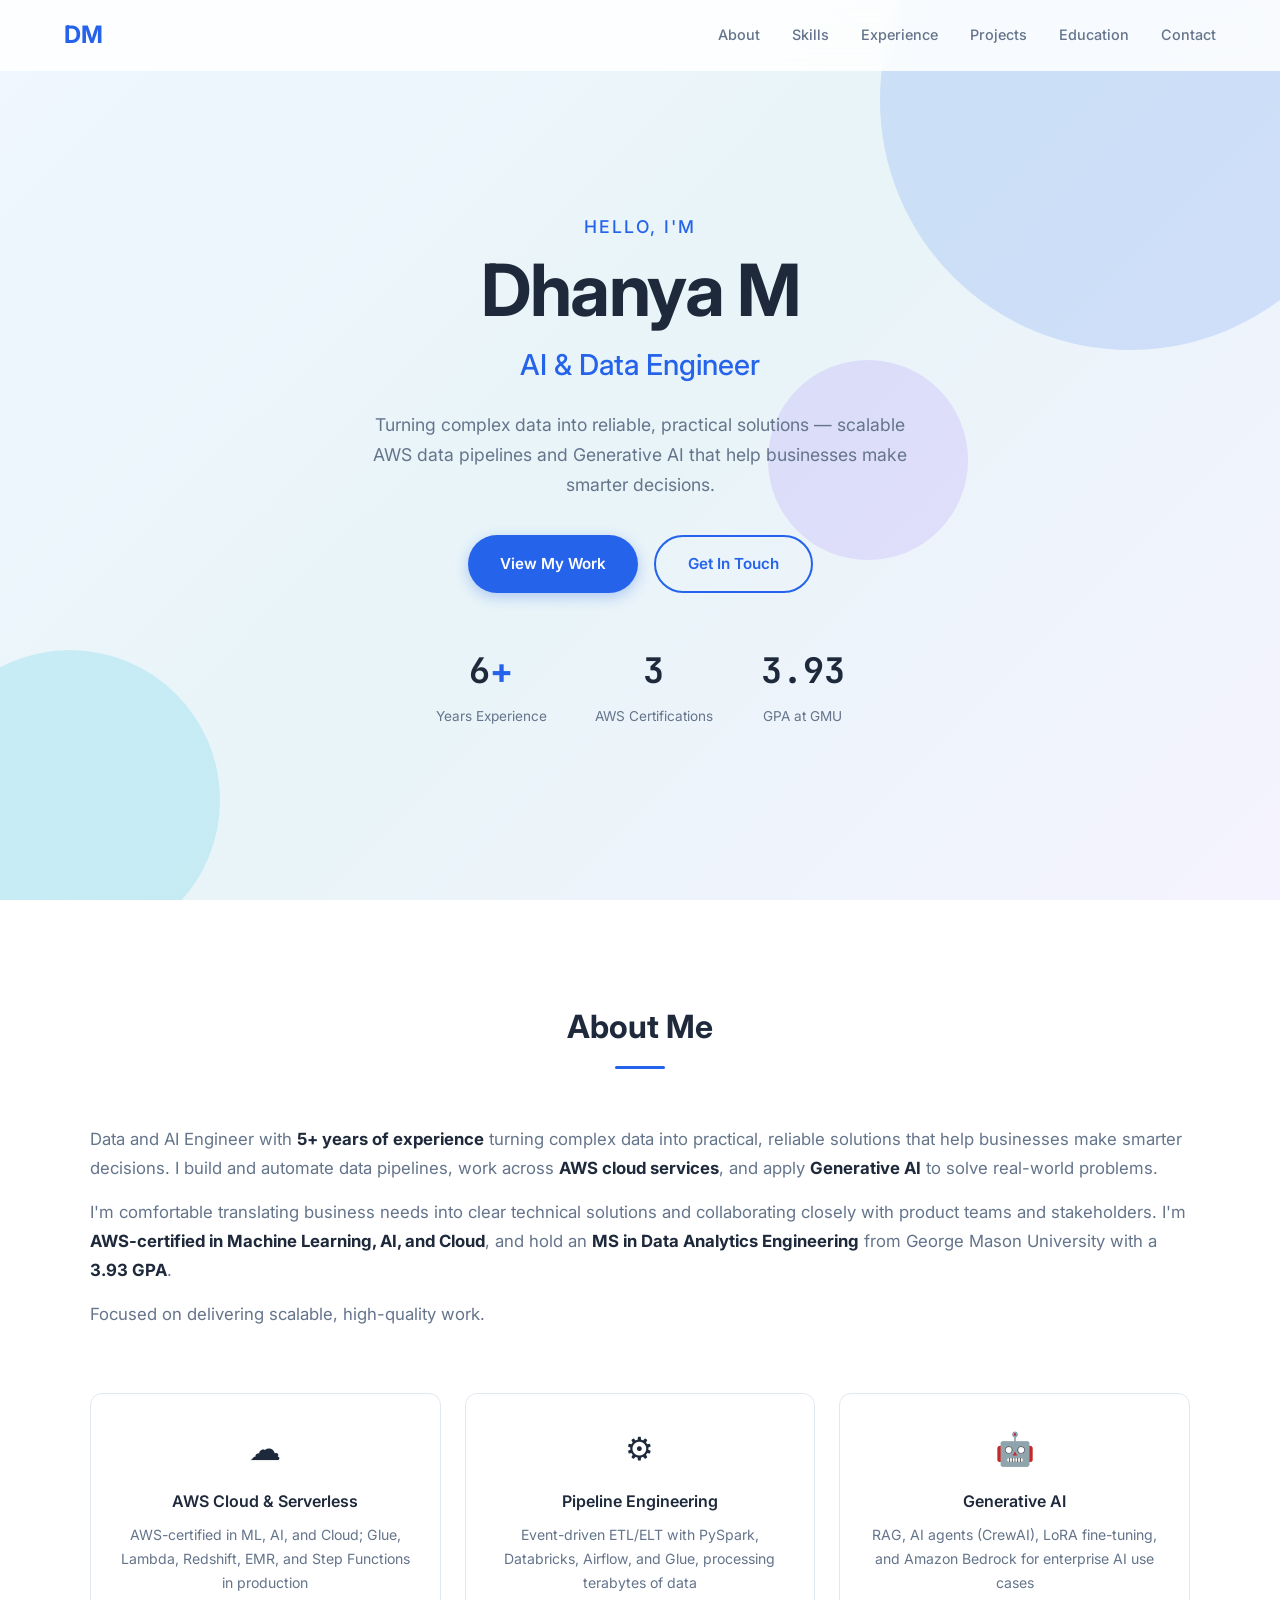
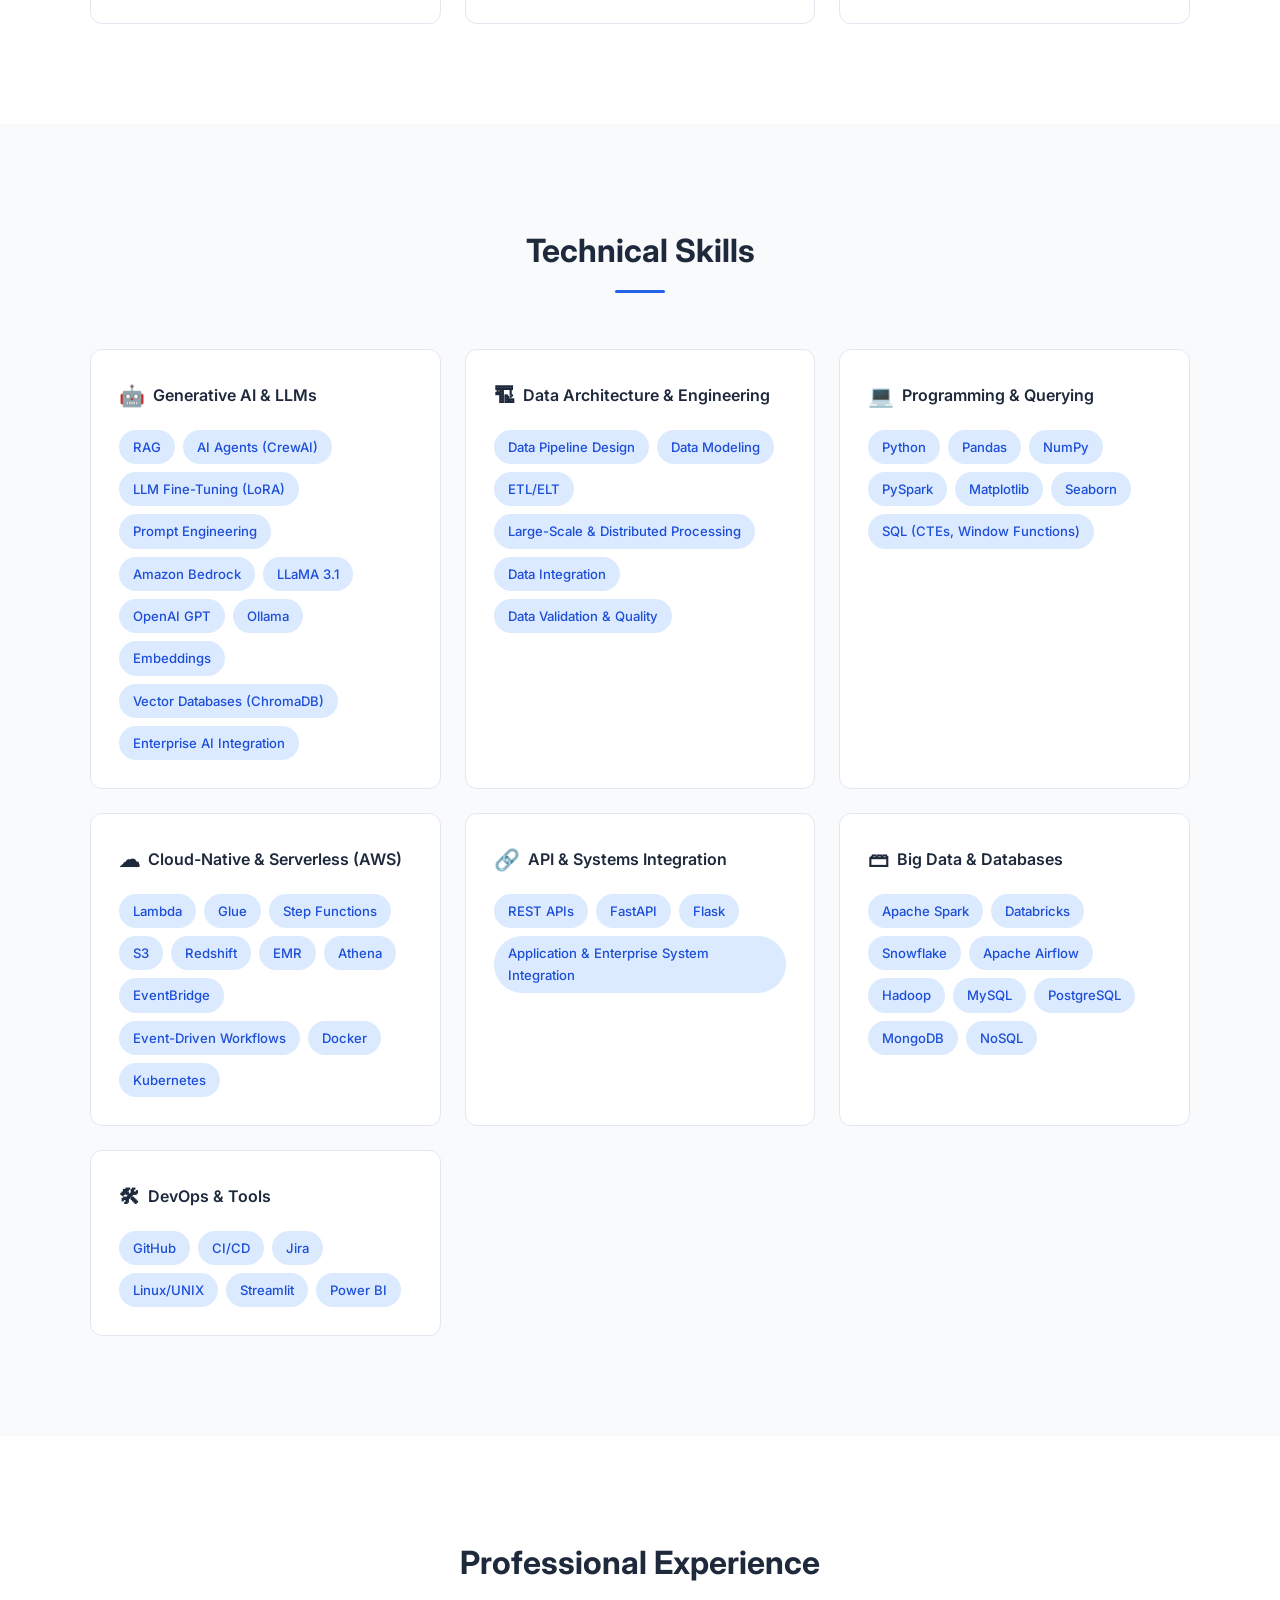
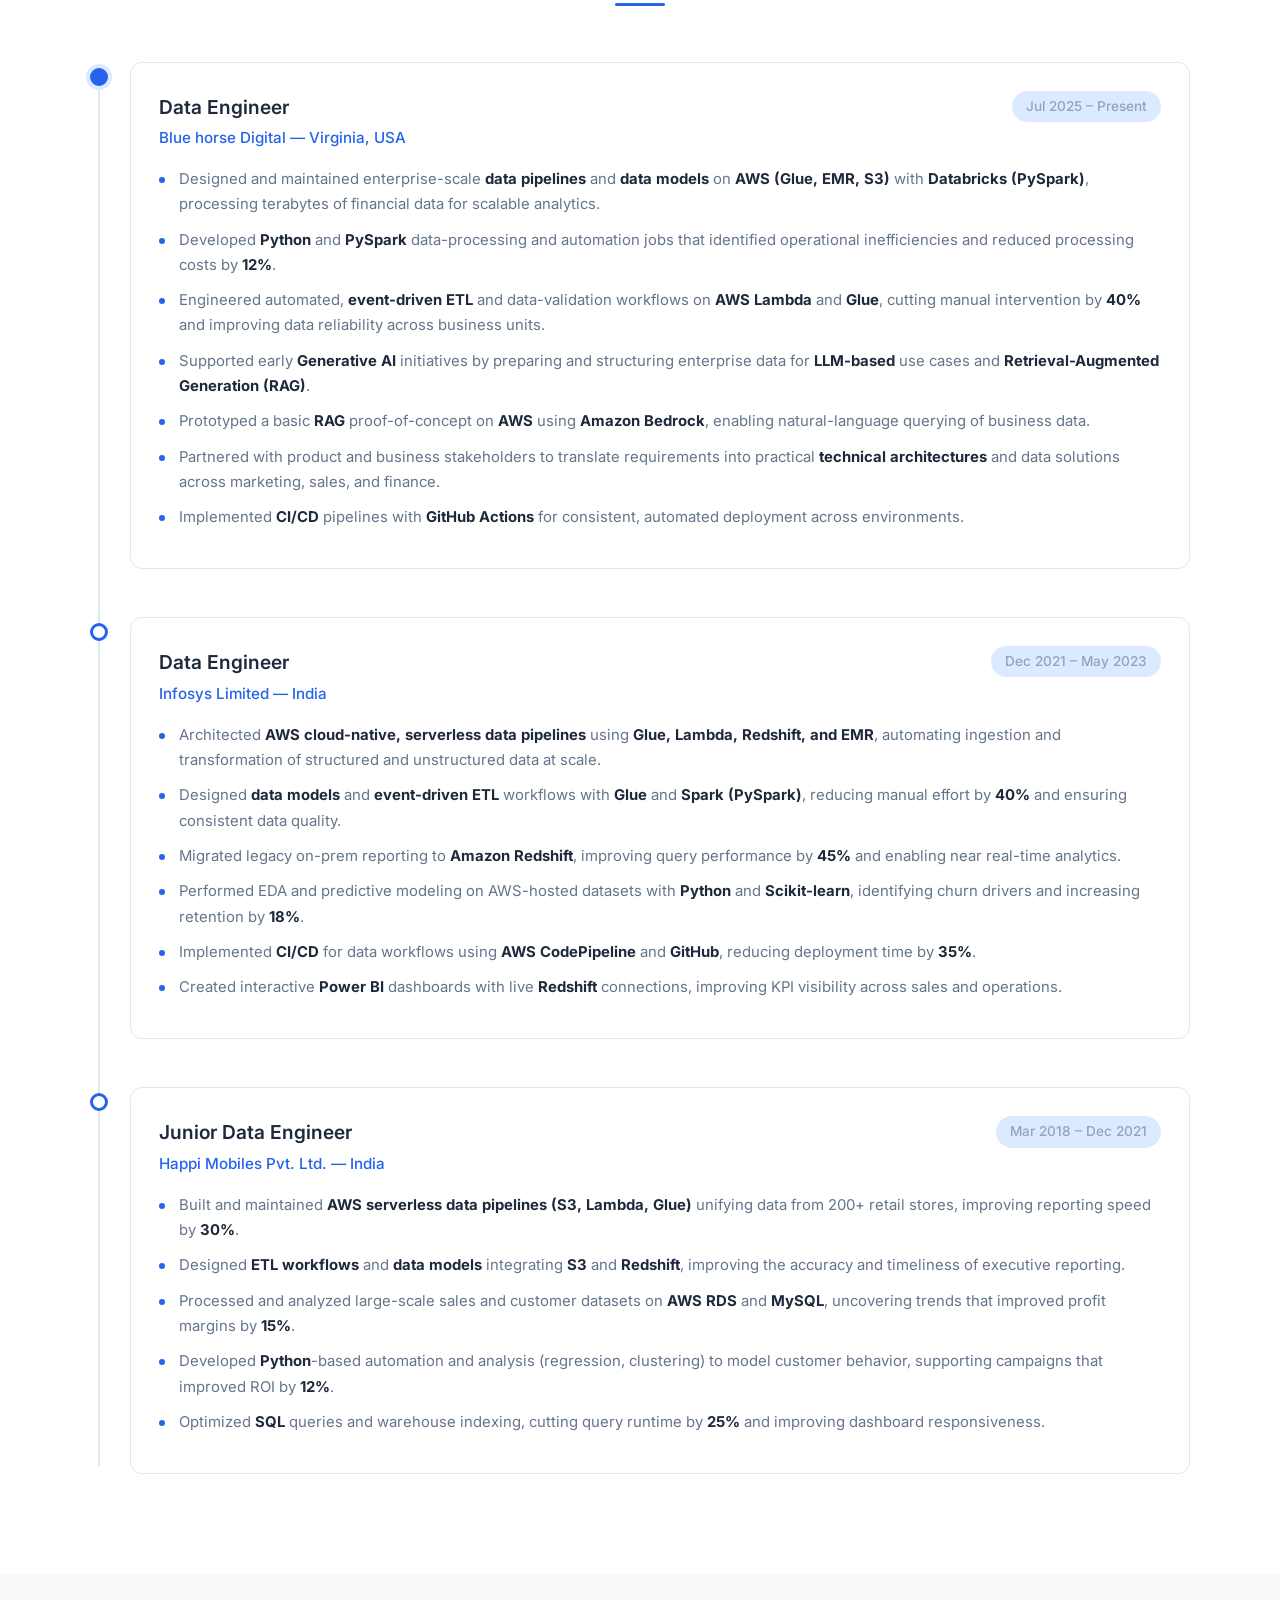
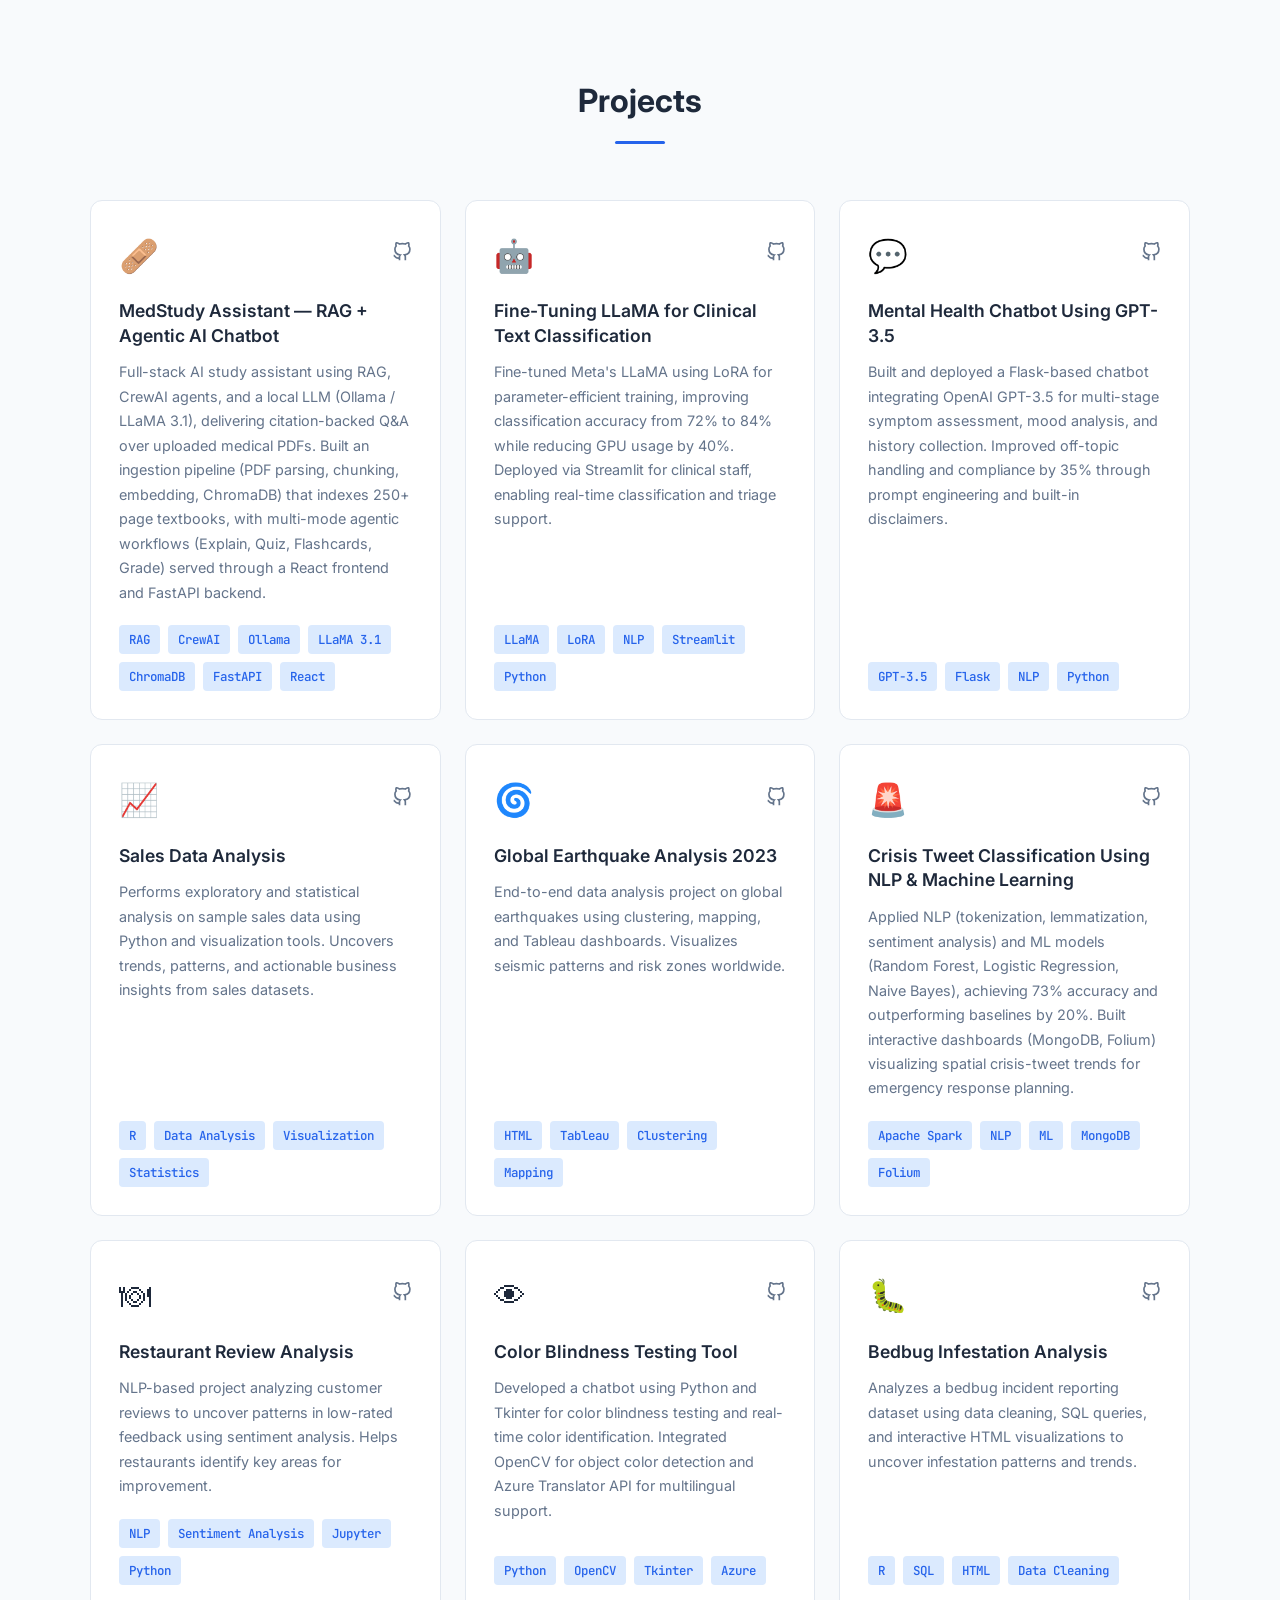
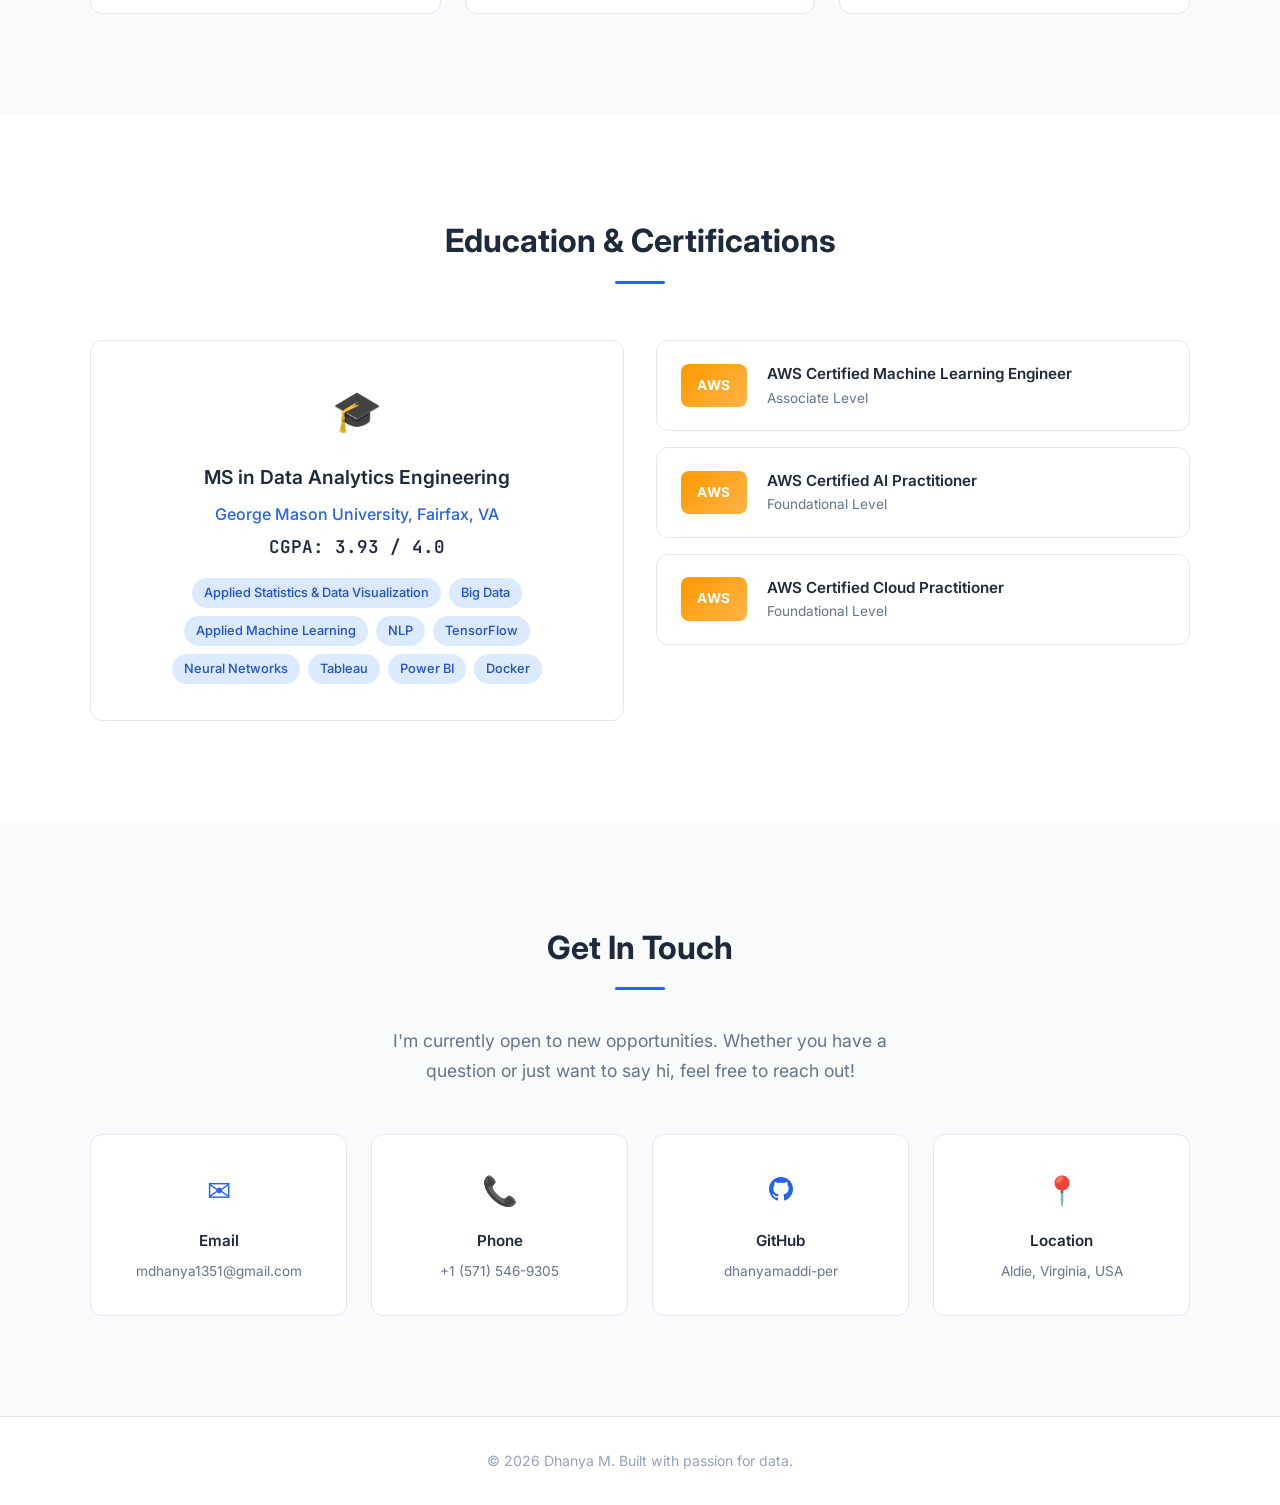
<file: index.html>
<!DOCTYPE html>
<html lang="en">
<head>
  <meta charset="UTF-8">
  <meta name="viewport" content="width=device-width, initial-scale=1.0">
  <title>Dhanya M | AI &amp; Data Engineer</title>
  <link rel="stylesheet" href="styles.css">
  <link rel="preconnect" href="https://fonts.googleapis.com">
  <link href="https://fonts.googleapis.com/css2?family=Inter:wght@300;400;500;600;700&family=JetBrains+Mono:wght@400;500&display=swap" rel="stylesheet">
</head>
<body>
  <!-- Navigation -->
  <nav class="navbar" id="navbar">
    <div class="nav-container">
      <a href="#hero" class="nav-logo">DM</a>
      <button class="nav-toggle" id="navToggle" aria-label="Toggle navigation">
        <span></span><span></span><span></span>
      </button>
      <ul class="nav-links" id="navLinks">
        <li><a href="#about">About</a></li>
        <li><a href="#skills">Skills</a></li>
        <li><a href="#experience">Experience</a></li>
        <li><a href="#projects">Projects</a></li>
        <li><a href="#education">Education</a></li>
        <li><a href="#contact">Contact</a></li>
      </ul>
    </div>
  </nav>

  <!-- Hero Section -->
  <section class="hero" id="hero">
    <div class="hero-bg-shapes">
      <div class="shape shape-1"></div>
      <div class="shape shape-2"></div>
      <div class="shape shape-3"></div>
    </div>
    <div class="hero-content">
      <p class="hero-greeting">Hello, I'm</p>
      <h1 class="hero-name">Dhanya M</h1>
      <h2 class="hero-title">AI &amp; Data Engineer</h2>
      <p class="hero-tagline">Turning complex data into reliable, practical solutions &mdash; scalable AWS data pipelines and Generative AI that help businesses make smarter decisions.</p>
      <div class="hero-cta">
        <a href="#projects" class="btn btn-primary">View My Work</a>
        <a href="#contact" class="btn btn-outline">Get In Touch</a>
      </div>
      <div class="hero-stats">
        <div class="stat">
          <span class="stat-number" data-target="6">0</span><span class="stat-plus">+</span>
          <span class="stat-label">Years Experience</span>
        </div>
        <div class="stat">
          <span class="stat-number" data-target="3">0</span>
          <span class="stat-label">AWS Certifications</span>
        </div>
        <div class="stat">
          <span class="stat-number" data-target="3.93">0</span>
          <span class="stat-label">GPA at GMU</span>
        </div>
      </div>
    </div>
  </section>

  <!-- About Section -->
  <section class="section" id="about">
    <div class="container">
      <h2 class="section-title">About Me</h2>
      <div class="about-content">
        <div class="about-text">
          <p>Data and AI Engineer with <strong>5+ years of experience</strong> turning complex data into practical, reliable solutions that help businesses make smarter decisions. I build and automate data pipelines, work across <strong>AWS cloud services</strong>, and apply <strong>Generative AI</strong> to solve real-world problems.</p>
          <p>I'm comfortable translating business needs into clear technical solutions and collaborating closely with product teams and stakeholders. I'm <strong>AWS-certified in Machine Learning, AI, and Cloud</strong>, and hold an <strong>MS in Data Analytics Engineering</strong> from George Mason University with a <strong>3.93 GPA</strong>.</p>
          <p>Focused on delivering scalable, high-quality work.</p>
        </div>
        <div class="about-highlights">
          <div class="highlight-card">
            <div class="highlight-icon">&#9729;</div>
            <h3>AWS Cloud &amp; Serverless</h3>
            <p>AWS-certified in ML, AI, and Cloud; Glue, Lambda, Redshift, EMR, and Step Functions in production</p>
          </div>
          <div class="highlight-card">
            <div class="highlight-icon">&#9881;</div>
            <h3>Pipeline Engineering</h3>
            <p>Event-driven ETL/ELT with PySpark, Databricks, Airflow, and Glue, processing terabytes of data</p>
          </div>
          <div class="highlight-card">
            <div class="highlight-icon">&#129302;</div>
            <h3>Generative AI</h3>
            <p>RAG, AI agents (CrewAI), LoRA fine-tuning, and Amazon Bedrock for enterprise AI use cases</p>
          </div>
        </div>
      </div>
    </div>
  </section>

  <!-- Skills Section -->
  <section class="section section-alt" id="skills">
    <div class="container">
      <h2 class="section-title">Technical Skills</h2>
      <div class="skills-grid">
        <div class="skill-category">
          <h3 class="skill-category-title">
            <span class="skill-icon">&#129302;</span> Generative AI &amp; LLMs
          </h3>
          <div class="skill-tags">
            <span class="skill-tag">RAG</span>
            <span class="skill-tag">AI Agents (CrewAI)</span>
            <span class="skill-tag">LLM Fine-Tuning (LoRA)</span>
            <span class="skill-tag">Prompt Engineering</span>
            <span class="skill-tag">Amazon Bedrock</span>
            <span class="skill-tag">LLaMA 3.1</span>
            <span class="skill-tag">OpenAI GPT</span>
            <span class="skill-tag">Ollama</span>
            <span class="skill-tag">Embeddings</span>
            <span class="skill-tag">Vector Databases (ChromaDB)</span>
            <span class="skill-tag">Enterprise AI Integration</span>
          </div>
        </div>
        <div class="skill-category">
          <h3 class="skill-category-title">
            <span class="skill-icon">&#127959;</span> Data Architecture &amp; Engineering
          </h3>
          <div class="skill-tags">
            <span class="skill-tag">Data Pipeline Design</span>
            <span class="skill-tag">Data Modeling</span>
            <span class="skill-tag">ETL/ELT</span>
            <span class="skill-tag">Large-Scale &amp; Distributed Processing</span>
            <span class="skill-tag">Data Integration</span>
            <span class="skill-tag">Data Validation &amp; Quality</span>
          </div>
        </div>
        <div class="skill-category">
          <h3 class="skill-category-title">
            <span class="skill-icon">&#128187;</span> Programming &amp; Querying
          </h3>
          <div class="skill-tags">
            <span class="skill-tag">Python</span>
            <span class="skill-tag">Pandas</span>
            <span class="skill-tag">NumPy</span>
            <span class="skill-tag">PySpark</span>
            <span class="skill-tag">Matplotlib</span>
            <span class="skill-tag">Seaborn</span>
            <span class="skill-tag">SQL (CTEs, Window Functions)</span>
          </div>
        </div>
        <div class="skill-category">
          <h3 class="skill-category-title">
            <span class="skill-icon">&#9729;</span> Cloud-Native &amp; Serverless (AWS)
          </h3>
          <div class="skill-tags">
            <span class="skill-tag">Lambda</span>
            <span class="skill-tag">Glue</span>
            <span class="skill-tag">Step Functions</span>
            <span class="skill-tag">S3</span>
            <span class="skill-tag">Redshift</span>
            <span class="skill-tag">EMR</span>
            <span class="skill-tag">Athena</span>
            <span class="skill-tag">EventBridge</span>
            <span class="skill-tag">Event-Driven Workflows</span>
            <span class="skill-tag">Docker</span>
            <span class="skill-tag">Kubernetes</span>
          </div>
        </div>
        <div class="skill-category">
          <h3 class="skill-category-title">
            <span class="skill-icon">&#128279;</span> API &amp; Systems Integration
          </h3>
          <div class="skill-tags">
            <span class="skill-tag">REST APIs</span>
            <span class="skill-tag">FastAPI</span>
            <span class="skill-tag">Flask</span>
            <span class="skill-tag">Application &amp; Enterprise System Integration</span>
          </div>
        </div>
        <div class="skill-category">
          <h3 class="skill-category-title">
            <span class="skill-icon">&#128451;</span> Big Data &amp; Databases
          </h3>
          <div class="skill-tags">
            <span class="skill-tag">Apache Spark</span>
            <span class="skill-tag">Databricks</span>
            <span class="skill-tag">Snowflake</span>
            <span class="skill-tag">Apache Airflow</span>
            <span class="skill-tag">Hadoop</span>
            <span class="skill-tag">MySQL</span>
            <span class="skill-tag">PostgreSQL</span>
            <span class="skill-tag">MongoDB</span>
            <span class="skill-tag">NoSQL</span>
          </div>
        </div>
        <div class="skill-category">
          <h3 class="skill-category-title">
            <span class="skill-icon">&#128736;</span> DevOps &amp; Tools
          </h3>
          <div class="skill-tags">
            <span class="skill-tag">GitHub</span>
            <span class="skill-tag">CI/CD</span>
            <span class="skill-tag">Jira</span>
            <span class="skill-tag">Linux/UNIX</span>
            <span class="skill-tag">Streamlit</span>
            <span class="skill-tag">Power BI</span>
          </div>
        </div>
      </div>
    </div>
  </section>

  <!-- Experience Section -->
  <section class="section" id="experience">
    <div class="container">
      <h2 class="section-title">Professional Experience</h2>
      <div class="timeline">

        <div class="timeline-item">
          <div class="timeline-marker"></div>
          <div class="timeline-content">
            <div class="timeline-header">
              <div>
                <h3 class="timeline-role">Data Engineer</h3>
                <p class="timeline-company">Blue horse Digital &mdash; Virginia, USA</p>
              </div>
              <span class="timeline-date">Jul 2025 &ndash; Present</span>
            </div>
            <ul class="timeline-details">
              <li>Designed and maintained enterprise-scale <strong>data pipelines</strong> and <strong>data models</strong> on <strong>AWS (Glue, EMR, S3)</strong> with <strong>Databricks (PySpark)</strong>, processing terabytes of financial data for scalable analytics.</li>
              <li>Developed <strong>Python</strong> and <strong>PySpark</strong> data-processing and automation jobs that identified operational inefficiencies and reduced processing costs by <strong>12%</strong>.</li>
              <li>Engineered automated, <strong>event-driven ETL</strong> and data-validation workflows on <strong>AWS Lambda</strong> and <strong>Glue</strong>, cutting manual intervention by <strong>40%</strong> and improving data reliability across business units.</li>
              <li>Supported early <strong>Generative AI</strong> initiatives by preparing and structuring enterprise data for <strong>LLM-based</strong> use cases and <strong>Retrieval-Augmented Generation (RAG)</strong>.</li>
              <li>Prototyped a basic <strong>RAG</strong> proof-of-concept on <strong>AWS</strong> using <strong>Amazon Bedrock</strong>, enabling natural-language querying of business data.</li>
              <li>Partnered with product and business stakeholders to translate requirements into practical <strong>technical architectures</strong> and data solutions across marketing, sales, and finance.</li>
              <li>Implemented <strong>CI/CD</strong> pipelines with <strong>GitHub Actions</strong> for consistent, automated deployment across environments.</li>
            </ul>
          </div>
        </div>

        <div class="timeline-item">
          <div class="timeline-marker"></div>
          <div class="timeline-content">
            <div class="timeline-header">
              <div>
                <h3 class="timeline-role">Data Engineer</h3>
                <p class="timeline-company">Infosys Limited &mdash; India</p>
              </div>
              <span class="timeline-date">Dec 2021 &ndash; May 2023</span>
            </div>
            <ul class="timeline-details">
              <li>Architected <strong>AWS cloud-native, serverless data pipelines</strong> using <strong>Glue, Lambda, Redshift, and EMR</strong>, automating ingestion and transformation of structured and unstructured data at scale.</li>
              <li>Designed <strong>data models</strong> and <strong>event-driven ETL</strong> workflows with <strong>Glue</strong> and <strong>Spark (PySpark)</strong>, reducing manual effort by <strong>40%</strong> and ensuring consistent data quality.</li>
              <li>Migrated legacy on-prem reporting to <strong>Amazon Redshift</strong>, improving query performance by <strong>45%</strong> and enabling near real-time analytics.</li>
              <li>Performed EDA and predictive modeling on AWS-hosted datasets with <strong>Python</strong> and <strong>Scikit-learn</strong>, identifying churn drivers and increasing retention by <strong>18%</strong>.</li>
              <li>Implemented <strong>CI/CD</strong> for data workflows using <strong>AWS CodePipeline</strong> and <strong>GitHub</strong>, reducing deployment time by <strong>35%</strong>.</li>
              <li>Created interactive <strong>Power BI</strong> dashboards with live <strong>Redshift</strong> connections, improving KPI visibility across sales and operations.</li>
            </ul>
          </div>
        </div>

        <div class="timeline-item">
          <div class="timeline-marker"></div>
          <div class="timeline-content">
            <div class="timeline-header">
              <div>
                <h3 class="timeline-role">Junior Data Engineer</h3>
                <p class="timeline-company">Happi Mobiles Pvt. Ltd. &mdash; India</p>
              </div>
              <span class="timeline-date">Mar 2018 &ndash; Dec 2021</span>
            </div>
            <ul class="timeline-details">
              <li>Built and maintained <strong>AWS serverless data pipelines (S3, Lambda, Glue)</strong> unifying data from 200+ retail stores, improving reporting speed by <strong>30%</strong>.</li>
              <li>Designed <strong>ETL workflows</strong> and <strong>data models</strong> integrating <strong>S3</strong> and <strong>Redshift</strong>, improving the accuracy and timeliness of executive reporting.</li>
              <li>Processed and analyzed large-scale sales and customer datasets on <strong>AWS RDS</strong> and <strong>MySQL</strong>, uncovering trends that improved profit margins by <strong>15%</strong>.</li>
              <li>Developed <strong>Python</strong>-based automation and analysis (regression, clustering) to model customer behavior, supporting campaigns that improved ROI by <strong>12%</strong>.</li>
              <li>Optimized <strong>SQL</strong> queries and warehouse indexing, cutting query runtime by <strong>25%</strong> and improving dashboard responsiveness.</li>
            </ul>
          </div>
        </div>

      </div>
    </div>
  </section>

  <!-- Projects Section -->
  <section class="section section-alt" id="projects">
    <div class="container">
      <h2 class="section-title">Projects</h2>
      <div class="projects-grid">

        <div class="project-card" data-category="ml">
          <div class="project-card-header">
            <div class="project-icon">&#129657;</div>
            <div class="project-links">
              <a href="https://github.com/dhanyamaddi-per" target="_blank" rel="noopener noreferrer" aria-label="GitHub">
                <svg width="20" height="20" viewBox="0 0 24 24" fill="none" stroke="currentColor" stroke-width="2"><path d="M9 19c-5 1.5-5-2.5-7-3m14 6v-3.87a3.37 3.37 0 0 0-.94-2.61c3.14-.35 6.44-1.54 6.44-7A5.44 5.44 0 0 0 20 4.77 5.07 5.07 0 0 0 19.91 1S18.73.65 16 2.48a13.38 13.38 0 0 0-7 0C6.27.65 5.09 1 5.09 1A5.07 5.07 0 0 0 5 4.77a5.44 5.44 0 0 0-1.5 3.78c0 5.42 3.3 6.61 6.44 7A3.37 3.37 0 0 0 9 18.13V22"/></svg>
              </a>
            </div>
          </div>
          <h3 class="project-title">MedStudy Assistant &mdash; RAG + Agentic AI Chatbot</h3>
          <p class="project-desc">Full-stack AI study assistant using RAG, CrewAI agents, and a local LLM (Ollama / LLaMA 3.1), delivering citation-backed Q&amp;A over uploaded medical PDFs. Built an ingestion pipeline (PDF parsing, chunking, embedding, ChromaDB) that indexes 250+ page textbooks, with multi-mode agentic workflows (Explain, Quiz, Flashcards, Grade) served through a React frontend and FastAPI backend.</p>
          <div class="project-tags">
            <span>RAG</span><span>CrewAI</span><span>Ollama</span><span>LLaMA 3.1</span><span>ChromaDB</span><span>FastAPI</span><span>React</span>
          </div>
        </div>

        <div class="project-card" data-category="ml">
          <div class="project-card-header">
            <div class="project-icon">&#129302;</div>
            <div class="project-links">
              <a href="https://github.com/dhanyamaddi-per" target="_blank" rel="noopener noreferrer" aria-label="GitHub">
                <svg width="20" height="20" viewBox="0 0 24 24" fill="none" stroke="currentColor" stroke-width="2"><path d="M9 19c-5 1.5-5-2.5-7-3m14 6v-3.87a3.37 3.37 0 0 0-.94-2.61c3.14-.35 6.44-1.54 6.44-7A5.44 5.44 0 0 0 20 4.77 5.07 5.07 0 0 0 19.91 1S18.73.65 16 2.48a13.38 13.38 0 0 0-7 0C6.27.65 5.09 1 5.09 1A5.07 5.07 0 0 0 5 4.77a5.44 5.44 0 0 0-1.5 3.78c0 5.42 3.3 6.61 6.44 7A3.37 3.37 0 0 0 9 18.13V22"/></svg>
              </a>
            </div>
          </div>
          <h3 class="project-title">Fine-Tuning LLaMA for Clinical Text Classification</h3>
          <p class="project-desc">Fine-tuned Meta's LLaMA using LoRA for parameter-efficient training, improving classification accuracy from 72% to 84% while reducing GPU usage by 40%. Deployed via Streamlit for clinical staff, enabling real-time classification and triage support.</p>
          <div class="project-tags">
            <span>LLaMA</span><span>LoRA</span><span>NLP</span><span>Streamlit</span><span>Python</span>
          </div>
        </div>

        <div class="project-card" data-category="ml">
          <div class="project-card-header">
            <div class="project-icon">&#128172;</div>
            <div class="project-links">
              <a href="https://github.com/dhanyamaddi-per" target="_blank" rel="noopener noreferrer" aria-label="GitHub">
                <svg width="20" height="20" viewBox="0 0 24 24" fill="none" stroke="currentColor" stroke-width="2"><path d="M9 19c-5 1.5-5-2.5-7-3m14 6v-3.87a3.37 3.37 0 0 0-.94-2.61c3.14-.35 6.44-1.54 6.44-7A5.44 5.44 0 0 0 20 4.77 5.07 5.07 0 0 0 19.91 1S18.73.65 16 2.48a13.38 13.38 0 0 0-7 0C6.27.65 5.09 1 5.09 1A5.07 5.07 0 0 0 5 4.77a5.44 5.44 0 0 0-1.5 3.78c0 5.42 3.3 6.61 6.44 7A3.37 3.37 0 0 0 9 18.13V22"/></svg>
              </a>
            </div>
          </div>
          <h3 class="project-title">Mental Health Chatbot Using GPT-3.5</h3>
          <p class="project-desc">Built and deployed a Flask-based chatbot integrating OpenAI GPT-3.5 for multi-stage symptom assessment, mood analysis, and history collection. Improved off-topic handling and compliance by 35% through prompt engineering and built-in disclaimers.</p>
          <div class="project-tags">
            <span>GPT-3.5</span><span>Flask</span><span>NLP</span><span>Python</span>
          </div>
        </div>

        <div class="project-card" data-category="data">
          <div class="project-card-header">
            <div class="project-icon">&#128200;</div>
            <div class="project-links">
              <a href="https://github.com/dhanyamaddi-per/Sales-Data-Analysis" target="_blank" rel="noopener noreferrer" aria-label="GitHub">
                <svg width="20" height="20" viewBox="0 0 24 24" fill="none" stroke="currentColor" stroke-width="2"><path d="M9 19c-5 1.5-5-2.5-7-3m14 6v-3.87a3.37 3.37 0 0 0-.94-2.61c3.14-.35 6.44-1.54 6.44-7A5.44 5.44 0 0 0 20 4.77 5.07 5.07 0 0 0 19.91 1S18.73.65 16 2.48a13.38 13.38 0 0 0-7 0C6.27.65 5.09 1 5.09 1A5.07 5.07 0 0 0 5 4.77a5.44 5.44 0 0 0-1.5 3.78c0 5.42 3.3 6.61 6.44 7A3.37 3.37 0 0 0 9 18.13V22"/></svg>
              </a>
            </div>
          </div>
          <h3 class="project-title">Sales Data Analysis</h3>
          <p class="project-desc">Performs exploratory and statistical analysis on sample sales data using Python and visualization tools. Uncovers trends, patterns, and actionable business insights from sales datasets.</p>
          <div class="project-tags">
            <span>R</span><span>Data Analysis</span><span>Visualization</span><span>Statistics</span>
          </div>
        </div>

        <div class="project-card" data-category="data">
          <div class="project-card-header">
            <div class="project-icon">&#127744;</div>
            <div class="project-links">
              <a href="https://github.com/dhanyamaddi-per/Global-Earthquake-Analysis-2023-" target="_blank" rel="noopener noreferrer" aria-label="GitHub">
                <svg width="20" height="20" viewBox="0 0 24 24" fill="none" stroke="currentColor" stroke-width="2"><path d="M9 19c-5 1.5-5-2.5-7-3m14 6v-3.87a3.37 3.37 0 0 0-.94-2.61c3.14-.35 6.44-1.54 6.44-7A5.44 5.44 0 0 0 20 4.77 5.07 5.07 0 0 0 19.91 1S18.73.65 16 2.48a13.38 13.38 0 0 0-7 0C6.27.65 5.09 1 5.09 1A5.07 5.07 0 0 0 5 4.77a5.44 5.44 0 0 0-1.5 3.78c0 5.42 3.3 6.61 6.44 7A3.37 3.37 0 0 0 9 18.13V22"/></svg>
              </a>
            </div>
          </div>
          <h3 class="project-title">Global Earthquake Analysis 2023</h3>
          <p class="project-desc">End-to-end data analysis project on global earthquakes using clustering, mapping, and Tableau dashboards. Visualizes seismic patterns and risk zones worldwide.</p>
          <div class="project-tags">
            <span>HTML</span><span>Tableau</span><span>Clustering</span><span>Mapping</span>
          </div>
        </div>

        <div class="project-card" data-category="ml">
          <div class="project-card-header">
            <div class="project-icon">&#128680;</div>
            <div class="project-links">
              <a href="https://github.com/dhanyamaddi-per/Crisis-Tweet-Classification-using-Apache-Spark" target="_blank" rel="noopener noreferrer" aria-label="GitHub">
                <svg width="20" height="20" viewBox="0 0 24 24" fill="none" stroke="currentColor" stroke-width="2"><path d="M9 19c-5 1.5-5-2.5-7-3m14 6v-3.87a3.37 3.37 0 0 0-.94-2.61c3.14-.35 6.44-1.54 6.44-7A5.44 5.44 0 0 0 20 4.77 5.07 5.07 0 0 0 19.91 1S18.73.65 16 2.48a13.38 13.38 0 0 0-7 0C6.27.65 5.09 1 5.09 1A5.07 5.07 0 0 0 5 4.77a5.44 5.44 0 0 0-1.5 3.78c0 5.42 3.3 6.61 6.44 7A3.37 3.37 0 0 0 9 18.13V22"/></svg>
              </a>
            </div>
          </div>
          <h3 class="project-title">Crisis Tweet Classification Using NLP &amp; Machine Learning</h3>
          <p class="project-desc">Applied NLP (tokenization, lemmatization, sentiment analysis) and ML models (Random Forest, Logistic Regression, Naive Bayes), achieving 73% accuracy and outperforming baselines by 20%. Built interactive dashboards (MongoDB, Folium) visualizing spatial crisis-tweet trends for emergency response planning.</p>
          <div class="project-tags">
            <span>Apache Spark</span><span>NLP</span><span>ML</span><span>MongoDB</span><span>Folium</span>
          </div>
        </div>

        <div class="project-card" data-category="data">
          <div class="project-card-header">
            <div class="project-icon">&#127869;</div>
            <div class="project-links">
              <a href="https://github.com/dhanyamaddi-per/Dolce-Vita-Restaurant-Review-Analysis" target="_blank" rel="noopener noreferrer" aria-label="GitHub">
                <svg width="20" height="20" viewBox="0 0 24 24" fill="none" stroke="currentColor" stroke-width="2"><path d="M9 19c-5 1.5-5-2.5-7-3m14 6v-3.87a3.37 3.37 0 0 0-.94-2.61c3.14-.35 6.44-1.54 6.44-7A5.44 5.44 0 0 0 20 4.77 5.07 5.07 0 0 0 19.91 1S18.73.65 16 2.48a13.38 13.38 0 0 0-7 0C6.27.65 5.09 1 5.09 1A5.07 5.07 0 0 0 5 4.77a5.44 5.44 0 0 0-1.5 3.78c0 5.42 3.3 6.61 6.44 7A3.37 3.37 0 0 0 9 18.13V22"/></svg>
              </a>
            </div>
          </div>
          <h3 class="project-title">Restaurant Review Analysis</h3>
          <p class="project-desc">NLP-based project analyzing customer reviews to uncover patterns in low-rated feedback using sentiment analysis. Helps restaurants identify key areas for improvement.</p>
          <div class="project-tags">
            <span>NLP</span><span>Sentiment Analysis</span><span>Jupyter</span><span>Python</span>
          </div>
        </div>

        <div class="project-card" data-category="tool">
          <div class="project-card-header">
            <div class="project-icon">&#128065;</div>
            <div class="project-links">
              <a href="https://github.com/dhanyamaddi-per/Color-Vision-Chatbot-Testing-System" target="_blank" rel="noopener noreferrer" aria-label="GitHub">
                <svg width="20" height="20" viewBox="0 0 24 24" fill="none" stroke="currentColor" stroke-width="2"><path d="M9 19c-5 1.5-5-2.5-7-3m14 6v-3.87a3.37 3.37 0 0 0-.94-2.61c3.14-.35 6.44-1.54 6.44-7A5.44 5.44 0 0 0 20 4.77 5.07 5.07 0 0 0 19.91 1S18.73.65 16 2.48a13.38 13.38 0 0 0-7 0C6.27.65 5.09 1 5.09 1A5.07 5.07 0 0 0 5 4.77a5.44 5.44 0 0 0-1.5 3.78c0 5.42 3.3 6.61 6.44 7A3.37 3.37 0 0 0 9 18.13V22"/></svg>
              </a>
            </div>
          </div>
          <h3 class="project-title">Color Blindness Testing Tool</h3>
          <p class="project-desc">Developed a chatbot using Python and Tkinter for color blindness testing and real-time color identification. Integrated OpenCV for object color detection and Azure Translator API for multilingual support.</p>
          <div class="project-tags">
            <span>Python</span><span>OpenCV</span><span>Tkinter</span><span>Azure</span>
          </div>
        </div>

        <div class="project-card" data-category="data">
          <div class="project-card-header">
            <div class="project-icon">&#128027;</div>
            <div class="project-links">
              <a href="https://github.com/dhanyamaddi-per/Bedbug-Infestation-Analysis" target="_blank" rel="noopener noreferrer" aria-label="GitHub">
                <svg width="20" height="20" viewBox="0 0 24 24" fill="none" stroke="currentColor" stroke-width="2"><path d="M9 19c-5 1.5-5-2.5-7-3m14 6v-3.87a3.37 3.37 0 0 0-.94-2.61c3.14-.35 6.44-1.54 6.44-7A5.44 5.44 0 0 0 20 4.77 5.07 5.07 0 0 0 19.91 1S18.73.65 16 2.48a13.38 13.38 0 0 0-7 0C6.27.65 5.09 1 5.09 1A5.07 5.07 0 0 0 5 4.77a5.44 5.44 0 0 0-1.5 3.78c0 5.42 3.3 6.61 6.44 7A3.37 3.37 0 0 0 9 18.13V22"/></svg>
              </a>
            </div>
          </div>
          <h3 class="project-title">Bedbug Infestation Analysis</h3>
          <p class="project-desc">Analyzes a bedbug incident reporting dataset using data cleaning, SQL queries, and interactive HTML visualizations to uncover infestation patterns and trends.</p>
          <div class="project-tags">
            <span>R</span><span>SQL</span><span>HTML</span><span>Data Cleaning</span>
          </div>
        </div>

      </div>
    </div>
  </section>

  <!-- Education & Certifications -->
  <section class="section" id="education">
    <div class="container">
      <h2 class="section-title">Education &amp; Certifications</h2>
      <div class="edu-grid">
        <div class="edu-card">
          <div class="edu-icon">&#127891;</div>
          <h3>MS in Data Analytics Engineering</h3>
          <p class="edu-school">George Mason University, Fairfax, VA</p>
          <p class="edu-gpa">CGPA: 3.93 / 4.0</p>
          <div class="edu-subjects">
            <span>Applied Statistics &amp; Data Visualization</span>
            <span>Big Data</span>
            <span>Applied Machine Learning</span>
            <span>NLP</span>
            <span>TensorFlow</span>
            <span>Neural Networks</span>
            <span>Tableau</span>
            <span>Power BI</span>
            <span>Docker</span>
          </div>
        </div>
        <div class="certs-container">
          <a class="cert-card" href="https://www.credly.com/badges/e03a7a4e-8657-4e35-a2f6-636214b5a808/public_url" target="_blank" rel="noopener noreferrer" style="text-decoration:none;color:inherit">
            <div class="cert-badge">AWS</div>
            <div>
              <h4>AWS Certified Machine Learning Engineer</h4>
              <p>Associate Level</p>
            </div>
          </a>
          <a class="cert-card" href="https://www.credly.com/badges/181b0438-b463-4653-92f8-26ee526e7a40/public_url" target="_blank" rel="noopener noreferrer" style="text-decoration:none;color:inherit">
            <div class="cert-badge">AWS</div>
            <div>
              <h4>AWS Certified AI Practitioner</h4>
              <p>Foundational Level</p>
            </div>
          </a>
          <a class="cert-card" href="https://www.credly.com/badges/e3b05361-a5e1-4820-88e1-4c74a81eaa90/public_url" target="_blank" rel="noopener noreferrer" style="text-decoration:none;color:inherit">
            <div class="cert-badge">AWS</div>
            <div>
              <h4>AWS Certified Cloud Practitioner</h4>
              <p>Foundational Level</p>
            </div>
          </a>
        </div>
      </div>
    </div>
  </section>

  <!-- Contact Section -->
  <section class="section section-alt" id="contact">
    <div class="container">
      <h2 class="section-title">Get In Touch</h2>
      <p class="contact-intro">I'm currently open to new opportunities. Whether you have a question or just want to say hi, feel free to reach out!</p>
      <div class="contact-cards">
        <a href="mailto:mdhanya1351@gmail.com" class="contact-card">
          <div class="contact-icon">&#9993;</div>
          <h3>Email</h3>
          <p>mdhanya1351@gmail.com</p>
        </a>
        <a href="tel:+15715469305" class="contact-card">
          <div class="contact-icon">&#128222;</div>
          <h3>Phone</h3>
          <p>+1 (571) 546-9305</p>
        </a>
        <a href="https://github.com/dhanyamaddi-per" target="_blank" rel="noopener noreferrer" class="contact-card">
          <div class="contact-icon">
            <svg width="24" height="24" viewBox="0 0 24 24" fill="currentColor"><path d="M12 0c-6.626 0-12 5.373-12 12 0 5.302 3.438 9.8 8.207 11.387.599.111.793-.261.793-.577v-2.234c-3.338.726-4.033-1.416-4.033-1.416-.546-1.387-1.333-1.756-1.333-1.756-1.089-.745.083-.729.083-.729 1.205.084 1.839 1.237 1.839 1.237 1.07 1.834 2.807 1.304 3.492.997.107-.775.418-1.305.762-1.604-2.665-.305-5.467-1.334-5.467-5.931 0-1.311.469-2.381 1.236-3.221-.124-.303-.535-1.524.117-3.176 0 0 1.008-.322 3.301 1.23.957-.266 1.983-.399 3.003-.404 1.02.005 2.047.138 3.006.404 2.291-1.552 3.297-1.23 3.297-1.23.653 1.653.242 2.874.118 3.176.77.84 1.235 1.911 1.235 3.221 0 4.609-2.807 5.624-5.479 5.921.43.372.823 1.102.823 2.222v3.293c0 .319.192.694.801.576 4.765-1.589 8.199-6.086 8.199-11.386 0-6.627-5.373-12-12-12z"/></svg>
          </div>
          <h3>GitHub</h3>
          <p>dhanyamaddi-per</p>
        </a>
        <div class="contact-card">
          <div class="contact-icon">&#128205;</div>
          <h3>Location</h3>
          <p>Aldie, Virginia, USA</p>
        </div>
      </div>
    </div>
  </section>

  <!-- Footer -->
  <footer class="footer">
    <p>&copy; 2026 Dhanya M. Built with passion for data.</p>
  </footer>

  <script src="script.js"></script>
</body>
</html>
</file>
<file: styles.css>
/* ===== CSS Variables ===== */
:root {
  --primary: #2563eb;
  --primary-dark: #1d4ed8;
  --primary-light: #dbeafe;
  --accent: #06b6d4;
  --bg: #ffffff;
  --bg-alt: #f8fafc;
  --text: #1e293b;
  --text-light: #64748b;
  --text-lighter: #94a3b8;
  --border: #e2e8f0;
  --card-bg: #ffffff;
  --shadow-sm: 0 1px 3px rgba(0,0,0,0.08);
  --shadow-md: 0 4px 16px rgba(0,0,0,0.08);
  --shadow-lg: 0 12px 40px rgba(0,0,0,0.1);
  --radius: 12px;
  --radius-sm: 8px;
  --font: 'Inter', -apple-system, BlinkMacSystemFont, sans-serif;
  --font-mono: 'JetBrains Mono', monospace;
  --transition: 0.3s cubic-bezier(0.4, 0, 0.2, 1);
}

/* ===== Reset ===== */
*, *::before, *::after { box-sizing: border-box; margin: 0; padding: 0; }
html { scroll-behavior: smooth; scroll-padding-top: 80px; }
body {
  font-family: var(--font);
  color: var(--text);
  background: var(--bg);
  line-height: 1.7;
  overflow-x: hidden;
}
a { text-decoration: none; color: inherit; }
ul { list-style: none; }
img { max-width: 100%; display: block; }

/* ===== Navbar ===== */
.navbar {
  position: fixed;
  top: 0;
  left: 0;
  right: 0;
  z-index: 1000;
  background: rgba(255,255,255,0.85);
  backdrop-filter: blur(12px);
  border-bottom: 1px solid transparent;
  transition: var(--transition);
}
.navbar.scrolled {
  border-bottom-color: var(--border);
  box-shadow: var(--shadow-sm);
}
.nav-container {
  max-width: 1200px;
  margin: 0 auto;
  padding: 0 24px;
  display: flex;
  align-items: center;
  justify-content: space-between;
  height: 70px;
}
.nav-logo {
  font-size: 1.5rem;
  font-weight: 700;
  color: var(--primary);
  letter-spacing: -0.5px;
}
.nav-links {
  display: flex;
  gap: 32px;
}
.nav-links a {
  font-size: 0.9rem;
  font-weight: 500;
  color: var(--text-light);
  transition: var(--transition);
  position: relative;
}
.nav-links a::after {
  content: '';
  position: absolute;
  bottom: -4px;
  left: 0;
  width: 0;
  height: 2px;
  background: var(--primary);
  transition: var(--transition);
}
.nav-links a:hover, .nav-links a.active {
  color: var(--primary);
}
.nav-links a:hover::after, .nav-links a.active::after {
  width: 100%;
}
.nav-toggle {
  display: none;
  flex-direction: column;
  gap: 5px;
  background: none;
  border: none;
  cursor: pointer;
  padding: 4px;
}
.nav-toggle span {
  display: block;
  width: 24px;
  height: 2px;
  background: var(--text);
  border-radius: 2px;
  transition: var(--transition);
}

/* ===== Hero ===== */
.hero {
  min-height: 100vh;
  display: flex;
  align-items: center;
  justify-content: center;
  position: relative;
  padding: 120px 24px 80px;
  overflow: hidden;
  background: linear-gradient(135deg, #f0f7ff 0%, #e8f4f8 50%, #f5f3ff 100%);
}
.hero-bg-shapes {
  position: absolute;
  inset: 0;
  pointer-events: none;
}
.shape {
  position: absolute;
  border-radius: 50%;
  opacity: 0.15;
}
.shape-1 {
  width: 500px;
  height: 500px;
  background: var(--primary);
  top: -150px;
  right: -100px;
  animation: float 8s ease-in-out infinite;
}
.shape-2 {
  width: 300px;
  height: 300px;
  background: var(--accent);
  bottom: -50px;
  left: -80px;
  animation: float 6s ease-in-out infinite reverse;
}
.shape-3 {
  width: 200px;
  height: 200px;
  background: #8b5cf6;
  top: 40%;
  left: 60%;
  animation: float 10s ease-in-out infinite;
}
@keyframes float {
  0%, 100% { transform: translateY(0) scale(1); }
  50% { transform: translateY(-30px) scale(1.05); }
}
.hero-content {
  text-align: center;
  position: relative;
  z-index: 1;
  max-width: 750px;
}
.hero-greeting {
  font-size: 1.1rem;
  color: var(--primary);
  font-weight: 500;
  margin-bottom: 8px;
  letter-spacing: 2px;
  text-transform: uppercase;
}
.hero-name {
  font-size: clamp(2.8rem, 7vw, 4.5rem);
  font-weight: 700;
  color: var(--text);
  line-height: 1.1;
  margin-bottom: 12px;
  letter-spacing: -1.5px;
}
.hero-title {
  font-size: clamp(1.3rem, 3vw, 1.8rem);
  font-weight: 500;
  color: var(--primary);
  margin-bottom: 20px;
}
.hero-tagline {
  font-size: 1.1rem;
  color: var(--text-light);
  max-width: 550px;
  margin: 0 auto 36px;
  line-height: 1.7;
}
.hero-cta {
  display: flex;
  gap: 16px;
  justify-content: center;
  margin-bottom: 48px;
}

/* ===== Buttons ===== */
.btn {
  display: inline-flex;
  align-items: center;
  padding: 14px 32px;
  border-radius: 50px;
  font-size: 0.95rem;
  font-weight: 600;
  transition: var(--transition);
  cursor: pointer;
  border: none;
}
.btn-primary {
  background: var(--primary);
  color: #fff;
  box-shadow: 0 4px 14px rgba(37,99,235,0.3);
}
.btn-primary:hover {
  background: var(--primary-dark);
  transform: translateY(-2px);
  box-shadow: 0 6px 20px rgba(37,99,235,0.4);
}
.btn-outline {
  border: 2px solid var(--primary);
  color: var(--primary);
  background: transparent;
}
.btn-outline:hover {
  background: var(--primary);
  color: #fff;
  transform: translateY(-2px);
}

/* ===== Hero Stats ===== */
.hero-stats {
  display: flex;
  justify-content: center;
  gap: 48px;
}
.stat {
  text-align: center;
}
.stat-number {
  font-size: 2.2rem;
  font-weight: 700;
  color: var(--text);
  font-family: var(--font-mono);
}
.stat-plus {
  font-size: 2.2rem;
  font-weight: 700;
  color: var(--primary);
}
.stat-label {
  display: block;
  font-size: 0.85rem;
  color: var(--text-light);
  margin-top: 4px;
}

/* ===== Sections ===== */
.section {
  padding: 100px 24px;
}
.section-alt {
  background: var(--bg-alt);
}
.container {
  max-width: 1100px;
  margin: 0 auto;
}
.section-title {
  font-size: 2rem;
  font-weight: 700;
  text-align: center;
  margin-bottom: 56px;
  color: var(--text);
  position: relative;
}
.section-title::after {
  content: '';
  display: block;
  width: 50px;
  height: 3px;
  background: var(--primary);
  margin: 12px auto 0;
  border-radius: 2px;
}

/* ===== About ===== */
.about-content {
  display: grid;
  gap: 48px;
}
.about-text p {
  color: var(--text-light);
  margin-bottom: 16px;
  font-size: 1.05rem;
}
.about-text strong {
  color: var(--text);
}
.about-highlights {
  display: grid;
  grid-template-columns: repeat(3, 1fr);
  gap: 24px;
}
.highlight-card {
  background: var(--card-bg);
  border: 1px solid var(--border);
  border-radius: var(--radius);
  padding: 28px;
  text-align: center;
  transition: var(--transition);
}
.highlight-card:hover {
  transform: translateY(-4px);
  box-shadow: var(--shadow-md);
  border-color: var(--primary-light);
}
.highlight-icon {
  font-size: 2rem;
  margin-bottom: 12px;
}
.highlight-card h3 {
  font-size: 1rem;
  font-weight: 600;
  margin-bottom: 8px;
}
.highlight-card p {
  font-size: 0.88rem;
  color: var(--text-light);
}

/* ===== Skills ===== */
.skills-grid {
  display: grid;
  grid-template-columns: repeat(3, 1fr);
  gap: 24px;
}
.skill-category {
  background: var(--card-bg);
  border: 1px solid var(--border);
  border-radius: var(--radius);
  padding: 28px;
  transition: var(--transition);
}
.skill-category:hover {
  box-shadow: var(--shadow-md);
  transform: translateY(-2px);
}
.skill-category-title {
  font-size: 1rem;
  font-weight: 600;
  margin-bottom: 16px;
  display: flex;
  align-items: center;
  gap: 8px;
}
.skill-icon { font-size: 1.3rem; }
.skill-tags {
  display: flex;
  flex-wrap: wrap;
  gap: 8px;
}
.skill-tag {
  background: var(--primary-light);
  color: var(--primary-dark);
  padding: 6px 14px;
  border-radius: 50px;
  font-size: 0.82rem;
  font-weight: 500;
  transition: var(--transition);
}
.skill-tag:hover {
  background: var(--primary);
  color: #fff;
}

/* ===== Timeline / Experience ===== */
.timeline {
  position: relative;
  padding-left: 40px;
}
.timeline::before {
  content: '';
  position: absolute;
  left: 8px;
  top: 8px;
  bottom: 8px;
  width: 2px;
  background: var(--border);
}
.timeline-item {
  position: relative;
  margin-bottom: 48px;
}
.timeline-item:last-child { margin-bottom: 0; }
.timeline-marker {
  position: absolute;
  left: -40px;
  top: 6px;
  width: 18px;
  height: 18px;
  border-radius: 50%;
  background: var(--bg);
  border: 3px solid var(--primary);
  z-index: 1;
}
.timeline-item:first-child .timeline-marker {
  background: var(--primary);
  box-shadow: 0 0 0 4px var(--primary-light);
}
.timeline-content {
  background: var(--card-bg);
  border: 1px solid var(--border);
  border-radius: var(--radius);
  padding: 28px;
  transition: var(--transition);
}
.timeline-content:hover {
  box-shadow: var(--shadow-md);
}
.timeline-header {
  display: flex;
  justify-content: space-between;
  align-items: flex-start;
  margin-bottom: 16px;
  flex-wrap: wrap;
  gap: 8px;
}
.timeline-role {
  font-size: 1.2rem;
  font-weight: 600;
}
.timeline-company {
  color: var(--primary);
  font-size: 0.95rem;
  font-weight: 500;
  margin-top: 2px;
}
.timeline-date {
  font-size: 0.85rem;
  color: var(--text-lighter);
  font-weight: 500;
  white-space: nowrap;
  background: var(--primary-light);
  padding: 4px 14px;
  border-radius: 50px;
}
.timeline-details {
  list-style: none;
}
.timeline-details li {
  position: relative;
  padding-left: 20px;
  margin-bottom: 10px;
  color: var(--text-light);
  font-size: 0.93rem;
}
.timeline-details li::before {
  content: '';
  position: absolute;
  left: 0;
  top: 10px;
  width: 6px;
  height: 6px;
  border-radius: 50%;
  background: var(--primary);
}
.timeline-details strong {
  color: var(--text);
}

/* ===== Projects ===== */
.projects-grid {
  display: grid;
  grid-template-columns: repeat(auto-fill, minmax(320px, 1fr));
  gap: 24px;
}
.project-card {
  background: var(--card-bg);
  border: 1px solid var(--border);
  border-radius: var(--radius);
  padding: 28px;
  transition: var(--transition);
  display: flex;
  flex-direction: column;
}
.project-card:hover {
  transform: translateY(-4px);
  box-shadow: var(--shadow-lg);
  border-color: var(--primary-light);
}
.project-card-header {
  display: flex;
  justify-content: space-between;
  align-items: center;
  margin-bottom: 16px;
}
.project-icon {
  font-size: 2rem;
}
.project-links a {
  color: var(--text-light);
  transition: var(--transition);
}
.project-links a:hover {
  color: var(--primary);
}
.project-title {
  font-size: 1.1rem;
  font-weight: 600;
  margin-bottom: 12px;
  line-height: 1.4;
}
.project-desc {
  color: var(--text-light);
  font-size: 0.9rem;
  flex: 1;
  margin-bottom: 20px;
  line-height: 1.7;
}
.project-tags {
  display: flex;
  flex-wrap: wrap;
  gap: 8px;
}
.project-tags span {
  font-size: 0.78rem;
  font-family: var(--font-mono);
  color: var(--primary);
  background: var(--primary-light);
  padding: 4px 10px;
  border-radius: 4px;
  font-weight: 500;
}

/* ===== Education ===== */
.edu-grid {
  display: grid;
  grid-template-columns: 1fr 1fr;
  gap: 32px;
  align-items: start;
}
.edu-card {
  background: var(--card-bg);
  border: 1px solid var(--border);
  border-radius: var(--radius);
  padding: 36px;
  text-align: center;
}
.edu-icon {
  font-size: 2.5rem;
  margin-bottom: 16px;
}
.edu-card h3 {
  font-size: 1.2rem;
  font-weight: 600;
  margin-bottom: 8px;
}
.edu-school {
  color: var(--primary);
  font-weight: 500;
  margin-bottom: 4px;
}
.edu-gpa {
  font-family: var(--font-mono);
  font-size: 1.1rem;
  font-weight: 600;
  color: var(--text);
  margin-bottom: 16px;
}
.edu-subjects {
  display: flex;
  flex-wrap: wrap;
  gap: 8px;
  justify-content: center;
}
.edu-subjects span {
  background: var(--primary-light);
  color: var(--primary-dark);
  padding: 4px 12px;
  border-radius: 50px;
  font-size: 0.8rem;
  font-weight: 500;
}
.certs-container {
  display: flex;
  flex-direction: column;
  gap: 16px;
}
.cert-card {
  background: var(--card-bg);
  border: 1px solid var(--border);
  border-radius: var(--radius);
  padding: 20px 24px;
  display: flex;
  align-items: center;
  gap: 20px;
  transition: var(--transition);
}
.cert-card:hover {
  box-shadow: var(--shadow-md);
  transform: translateX(4px);
}
.cert-badge {
  background: linear-gradient(135deg, #ff9900, #ffb347);
  color: #fff;
  font-weight: 700;
  font-size: 0.85rem;
  padding: 10px 16px;
  border-radius: var(--radius-sm);
  white-space: nowrap;
  letter-spacing: 0.5px;
}
.cert-card h4 {
  font-size: 0.95rem;
  font-weight: 600;
}
.cert-card p {
  color: var(--text-light);
  font-size: 0.85rem;
}

/* ===== Contact ===== */
.contact-intro {
  text-align: center;
  color: var(--text-light);
  font-size: 1.1rem;
  max-width: 550px;
  margin: -20px auto 48px;
}
.contact-cards {
  display: grid;
  grid-template-columns: repeat(4, 1fr);
  gap: 24px;
}
.contact-card {
  background: var(--card-bg);
  border: 1px solid var(--border);
  border-radius: var(--radius);
  padding: 32px 24px;
  text-align: center;
  transition: var(--transition);
  cursor: pointer;
}
.contact-card:hover {
  transform: translateY(-4px);
  box-shadow: var(--shadow-md);
  border-color: var(--primary);
}
.contact-icon {
  font-size: 1.8rem;
  margin-bottom: 12px;
  color: var(--primary);
}
.contact-icon svg {
  margin: 0 auto;
}
.contact-card h3 {
  font-size: 0.95rem;
  font-weight: 600;
  margin-bottom: 6px;
}
.contact-card p {
  color: var(--text-light);
  font-size: 0.85rem;
  word-break: break-word;
}

/* ===== Footer ===== */
.footer {
  text-align: center;
  padding: 32px 24px;
  border-top: 1px solid var(--border);
  color: var(--text-lighter);
  font-size: 0.88rem;
}

/* ===== Animations ===== */
.fade-in {
  opacity: 0;
  transform: translateY(24px);
  transition: opacity 0.6s ease, transform 0.6s ease;
}
.fade-in.visible {
  opacity: 1;
  transform: translateY(0);
}

/* ===== Responsive ===== */
@media (max-width: 768px) {
  .nav-toggle { display: flex; }
  .nav-links {
    position: fixed;
    top: 70px;
    left: 0;
    right: 0;
    background: rgba(255,255,255,0.98);
    backdrop-filter: blur(12px);
    flex-direction: column;
    padding: 0 24px;
    gap: 0;
    border-bottom: 1px solid var(--border);
    max-height: 0;
    overflow: hidden;
    transition: max-height 0.3s ease, padding 0.3s ease;
  }
  .nav-links.open {
    max-height: 400px;
    padding: 24px;
    gap: 20px;
  }
  .hero-stats { gap: 24px; flex-wrap: wrap; }
  .hero-cta { flex-direction: column; align-items: center; }
  .about-highlights { grid-template-columns: 1fr; }
  .skills-grid { grid-template-columns: 1fr; }
  .projects-grid { grid-template-columns: 1fr; }
  .edu-grid { grid-template-columns: 1fr; }
  .contact-cards { grid-template-columns: 1fr 1fr; }
  .timeline-header { flex-direction: column; }
}
@media (max-width: 480px) {
  .contact-cards { grid-template-columns: 1fr; }
  .hero-stats { flex-direction: column; gap: 16px; }
  .section { padding: 64px 16px; }
}
</file>
